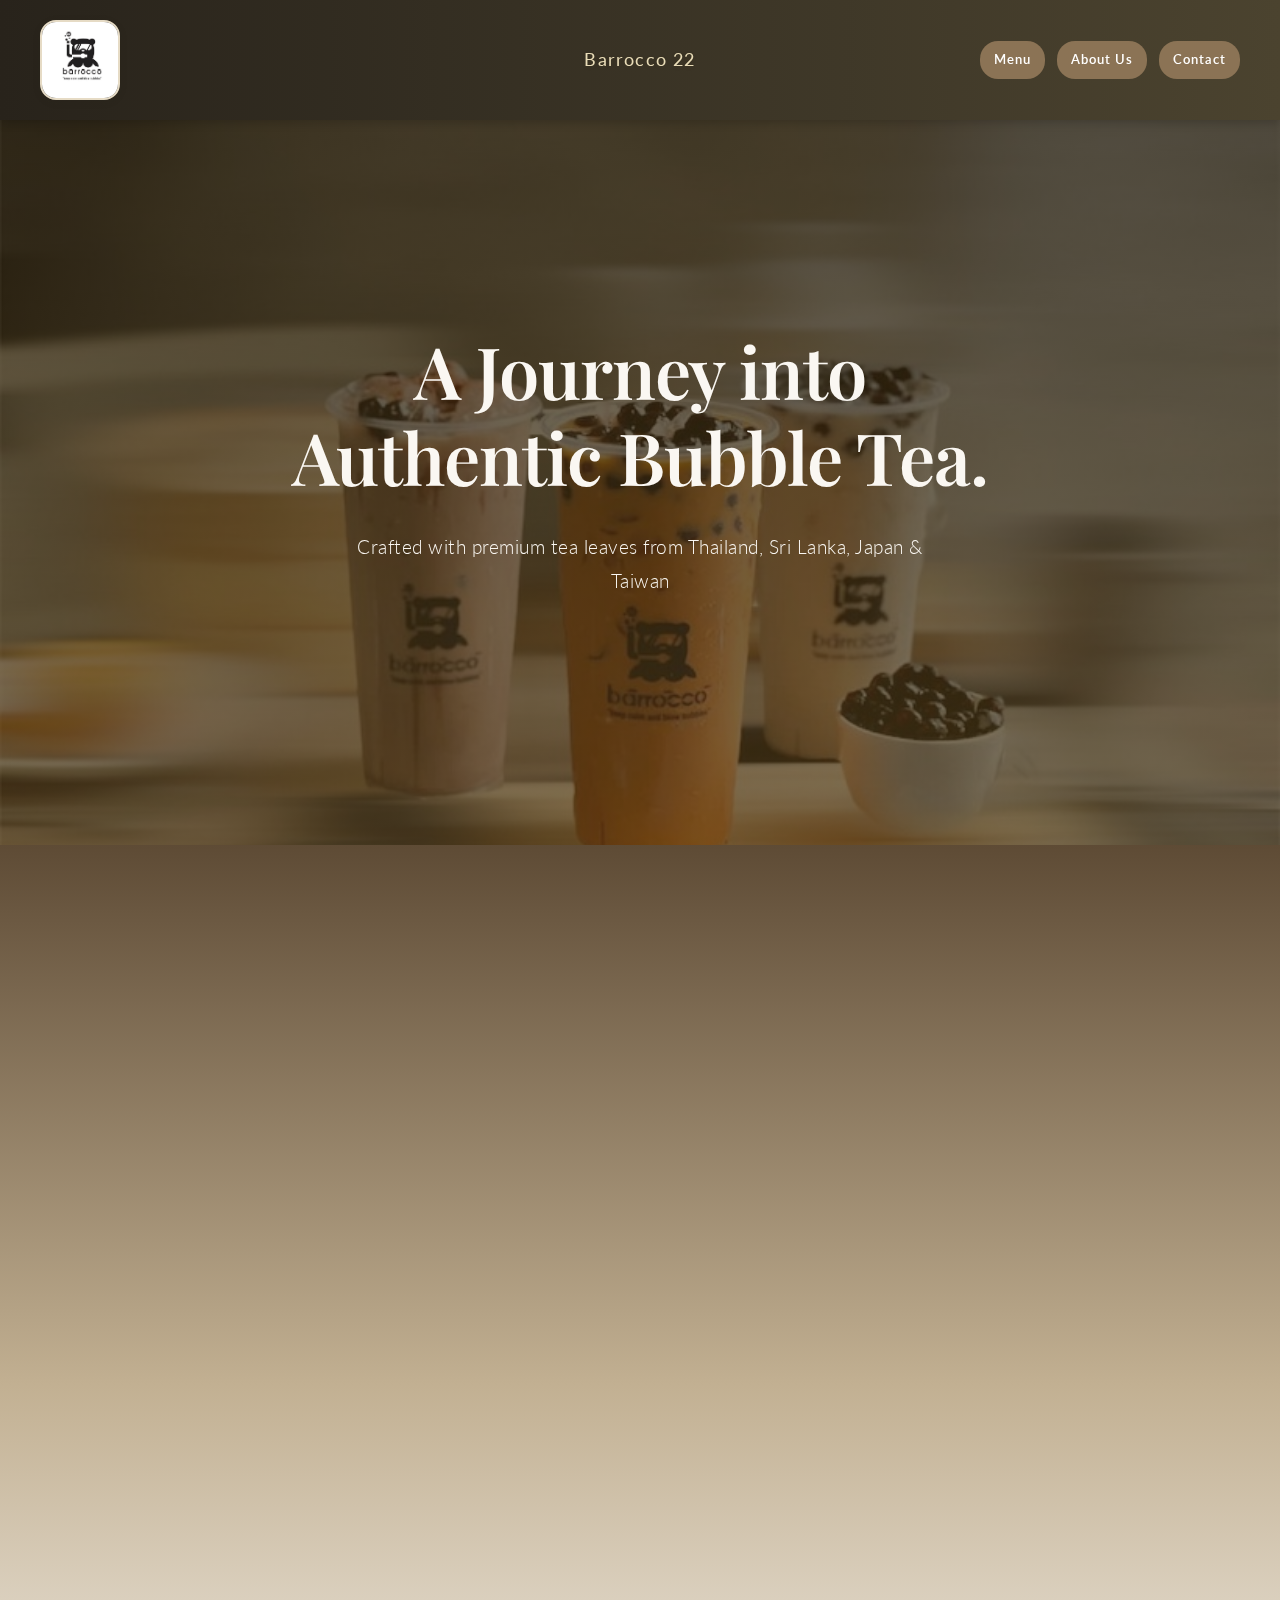
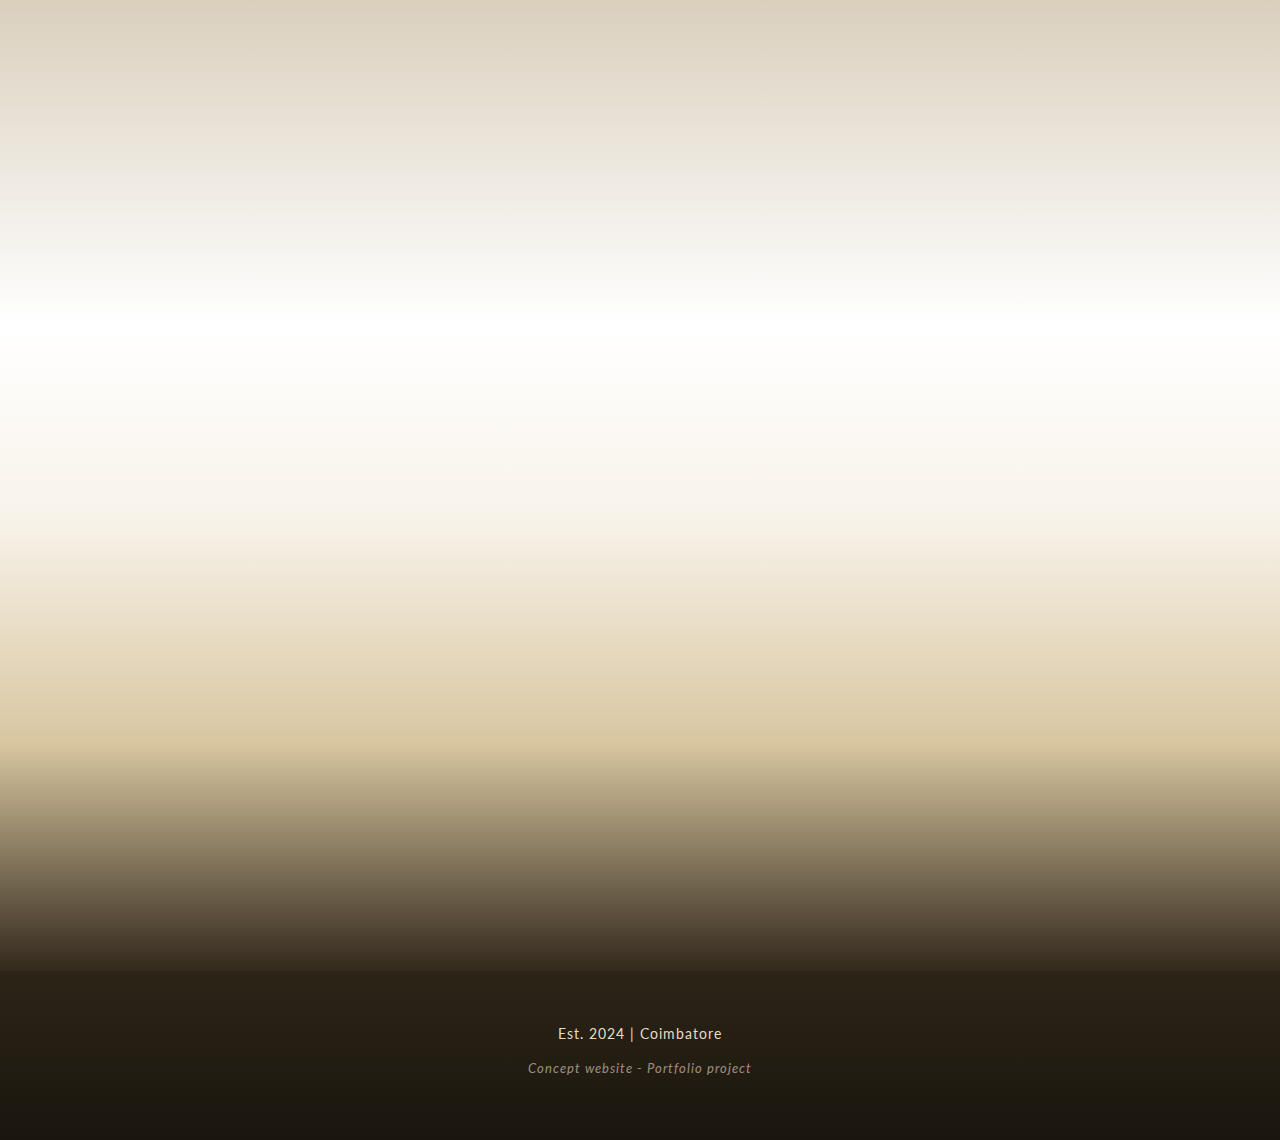
<file: index.html>
<!DOCTYPE html>
<html lang="en">

<head>
    <meta charset="UTF-8">
    <meta name="viewport" content="width=device-width, initial-scale=1.0">
    <title>Barrocco 22 - Authentic Thailand Bubble Tea | Coimbatore</title>
    <link rel="stylesheet" href="style.css">
    <link rel="preconnect" href="https://fonts.googleapis.com">
    <link rel="preconnect" href="https://fonts.gstatic.com" crossorigin>
    <link
        href="https://fonts.googleapis.com/css2?family=Playfair+Display:wght@400;600;700&family=Lato:wght@300;400;700&display=swap"
        rel="stylesheet">
</head>

<body>
    <!-- Navigation -->
    <nav class="navbar">
        <div class="nav-container">
            <div class="logo">
                <img src="assets/barrocco-logo.png" alt="Barrocco 22 Logo">
            </div>
            <div class="tagline">Barrocco 22</div>
            <div class="nav-actions">
                <a href="menu/menu.html" class="nav-contact nav-menu">Menu</a>
                <a href="about/about.html" class="nav-contact nav-about">About Us</a>
                <a href="#contact" class="nav-contact">Contact</a>
            </div>
        </div>
    </nav>

    <!-- Hero Section -->
    <section class="hero">
        <div class="hero-content fade-in">
            <h1>A Journey into<br>Authentic Bubble Tea.</h1>
            <p>Crafted with premium tea leaves from Thailand, Sri Lanka, Japan & Taiwan</p>
        </div>
    </section>

    <!-- Menu Teaser Section -->
    <section class="teaser-section bg-light">
        <div class="teaser-container fade-in">
            <div class="teaser-content">
                <h2>Discover Our Flavors</h2>
                <p>From our signature milk teas to refreshing fruit blends, explore our wide range of authentic bubble
                    teas crafted with premium ingredients.</p>
                <a href="menu/menu.html" class="btn-primary">View Full Menu</a>
            </div>
            <div class="teaser-image">
                <img src="assets/menu-teaser.png" alt="Barrocco 22 - Interior Bookshelf and Tables"
                    class="menu-teaser-img" />
            </div>
        </div>
    </section>

    <!-- About Teaser Section -->
    <section class="teaser-section">
        <div class="teaser-container fade-in">
            <div class="teaser-image">
                <img src="assets/barrocco-race-course-coimbatore-coffee-shops.png"
                    alt="Barrocco 22 - Race Course Coimbatore" class="story-teaser-img" />
            </div>
            <div class="teaser-content">
                <h2>The Barrocco Story</h2>
                <p>A journey of authentic taste, bringing the finest tea leaves from across Asia to the heart of
                    Coimbatore.</p>
                <a href="about/about.html" class="btn-primary">Read Our Story</a>
            </div>
        </div>
    </section>

    <!-- Location Section -->
    <section class="location" id="contact">
        <div class="location-container fade-in">
            <div class="location-details">
                <h2>Visit Us</h2>
                <div class="detail-block">
                    <h4>Address</h4>
                    <p>1st Floor, 32B, Race Course Road<br>
                        Opposite Collector's Bungalow<br>
                        Coimbatore, Tamil Nadu 641018</p>
                </div>
                <div class="detail-block">
                    <h4>Hours</h4>
                    <p>Daily: 12:00 PM - 11:00 PM</p>
                </div>
                <div class="detail-block">
                    <h4>Contact</h4>
                    <p><a href="tel:8248582159">+91 82485 82159</a></p>
                    <p><a href="https://wa.me/918248582159">WhatsApp</a></p>
                </div>
                <div class="detail-block">
                    <h4>Connect</h4>
                    <p><a href="https://instagram.com/barrocco22.coimbatore" target="_blank"
                            rel="noopener noreferrer">Instagram</a></p>
                </div>
            </div>
            <div class="location-cta">
                <a href="https://maps.google.com/?q=32B,Race+Course+Road,Coimbatore" class="btn-direction">Get
                    Directions</a>
            </div>
        </div>
    </section>

    <!-- Footer -->
    <footer>
        <p>Est. 2024 | Coimbatore</p>
        <p class="footer-note">Concept website - Portfolio project</p>
    </footer>
    <script src="script.js"></script>
</body>

</html>
</file>
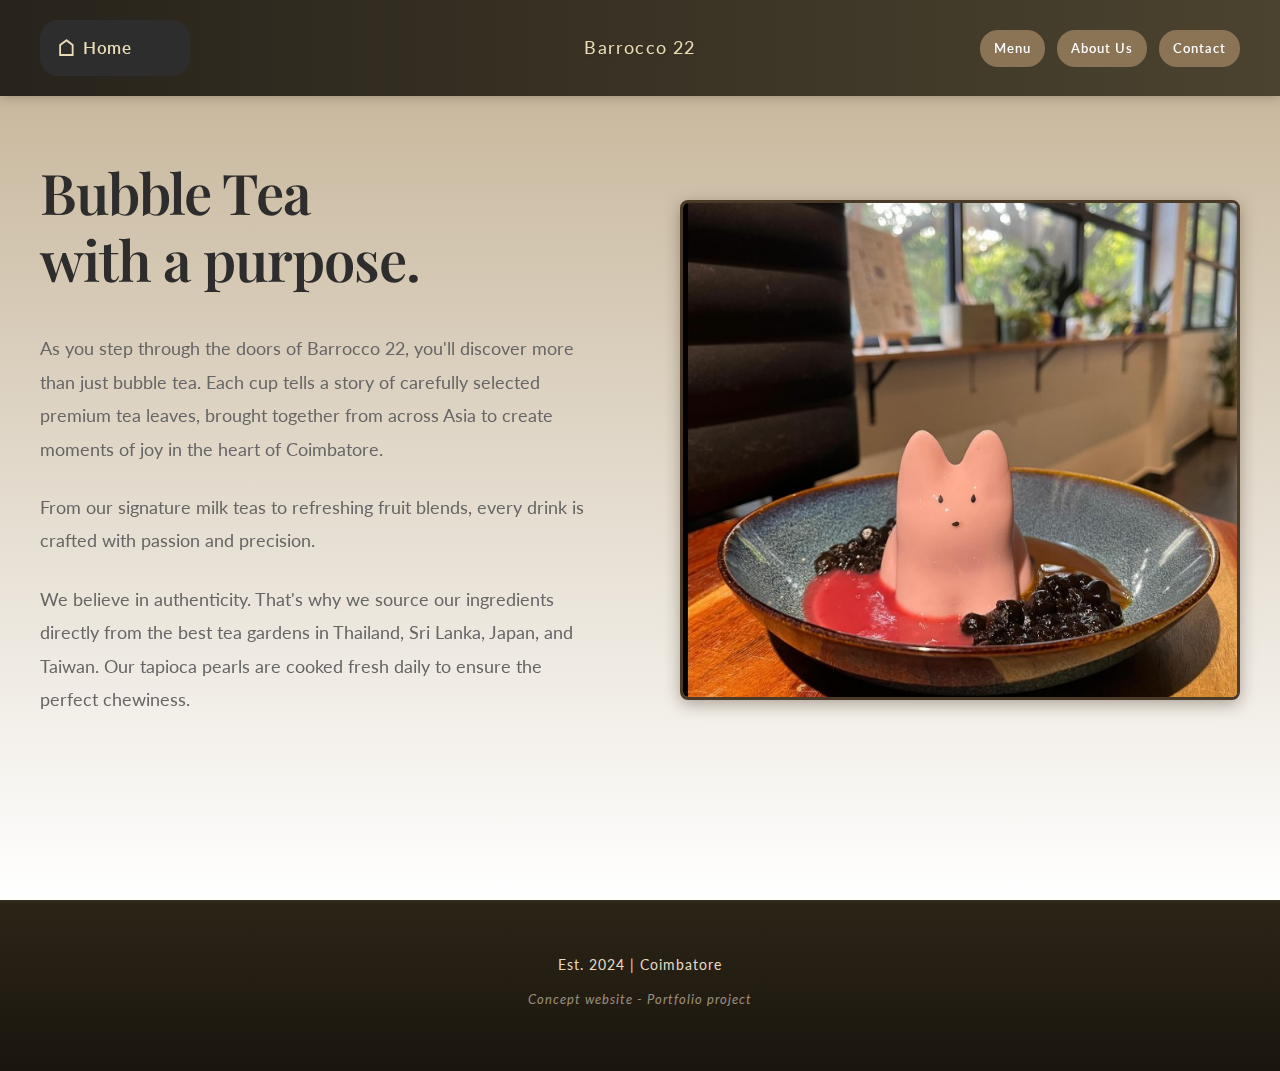
<file: about/about.html>
<!DOCTYPE html>
<html lang="en">

<head>
    <meta charset="UTF-8">
    <meta name="viewport" content="width=device-width, initial-scale=1.0">
    <title>About Us - Barrocco 22</title>
    <link rel="stylesheet" href="../style.css">
    <link rel="stylesheet" href="about.css">
    <link rel="preconnect" href="https://fonts.googleapis.com">
    <link rel="preconnect" href="https://fonts.gstatic.com" crossorigin>
    <link
        href="https://fonts.googleapis.com/css2?family=Playfair+Display:wght@400;600;700&family=Lato:wght@300;400;700&display=swap"
        rel="stylesheet">
</head>

<body>
    <!-- Navigation -->
    <nav class="navbar">
        <div class="nav-container">
            <a href="../index.html" class="nav-home-btn" style="text-decoration: none;">
                <span style="font-size:1.4rem;vertical-align:middle;">&#8962;</span> <span
                    class="nav-home-text">Home</span>
            </a>
            <div class="tagline">Barrocco 22</div>
            <div class="nav-actions">
                <a href="../menu/menu.html" class="nav-contact nav-menu">Menu</a>
                <a href="about.html" class="nav-contact nav-about">About Us</a>
                <a href="../index.html#contact" class="nav-contact">Contact</a>
            </div>
        </div>
    </nav>

    <!-- Story Section -->
    <section class="story-page">
        <div class="story-container fade-in">
            <div class="story-text">
                <h2>Bubble Tea<br>with a purpose.</h2>
                <p>As you step through the doors of Barrocco 22, you'll discover more than just bubble tea. Each cup
                    tells a story of carefully selected premium tea leaves, brought together from across Asia to create
                    moments of joy in the heart of Coimbatore.</p>
                <p>From our signature milk teas to refreshing fruit blends, every drink is crafted with passion and
                    precision.</p>
                <p>We believe in authenticity. That's why we source our ingredients directly from the best tea gardens
                    in Thailand, Sri Lanka, Japan, and Taiwan. Our tapioca pearls are cooked fresh daily to ensure the
                    perfect chewiness.</p>
            </div>
            <div class="story-image">
                <img src="../assets/dubbi.jpg" alt="Signature Barrocco dessert with bubble tea pearls"
                    class="about-dessert-img">
            </div>
        </div>
    </section>

    <!-- Footer -->
    <footer>
        <p>Est. 2024 | Coimbatore</p>
        <p class="footer-note">Concept website - Portfolio project</p>
    </footer>
    <script src="../script.js"></script>
</body>

</html>
</file>
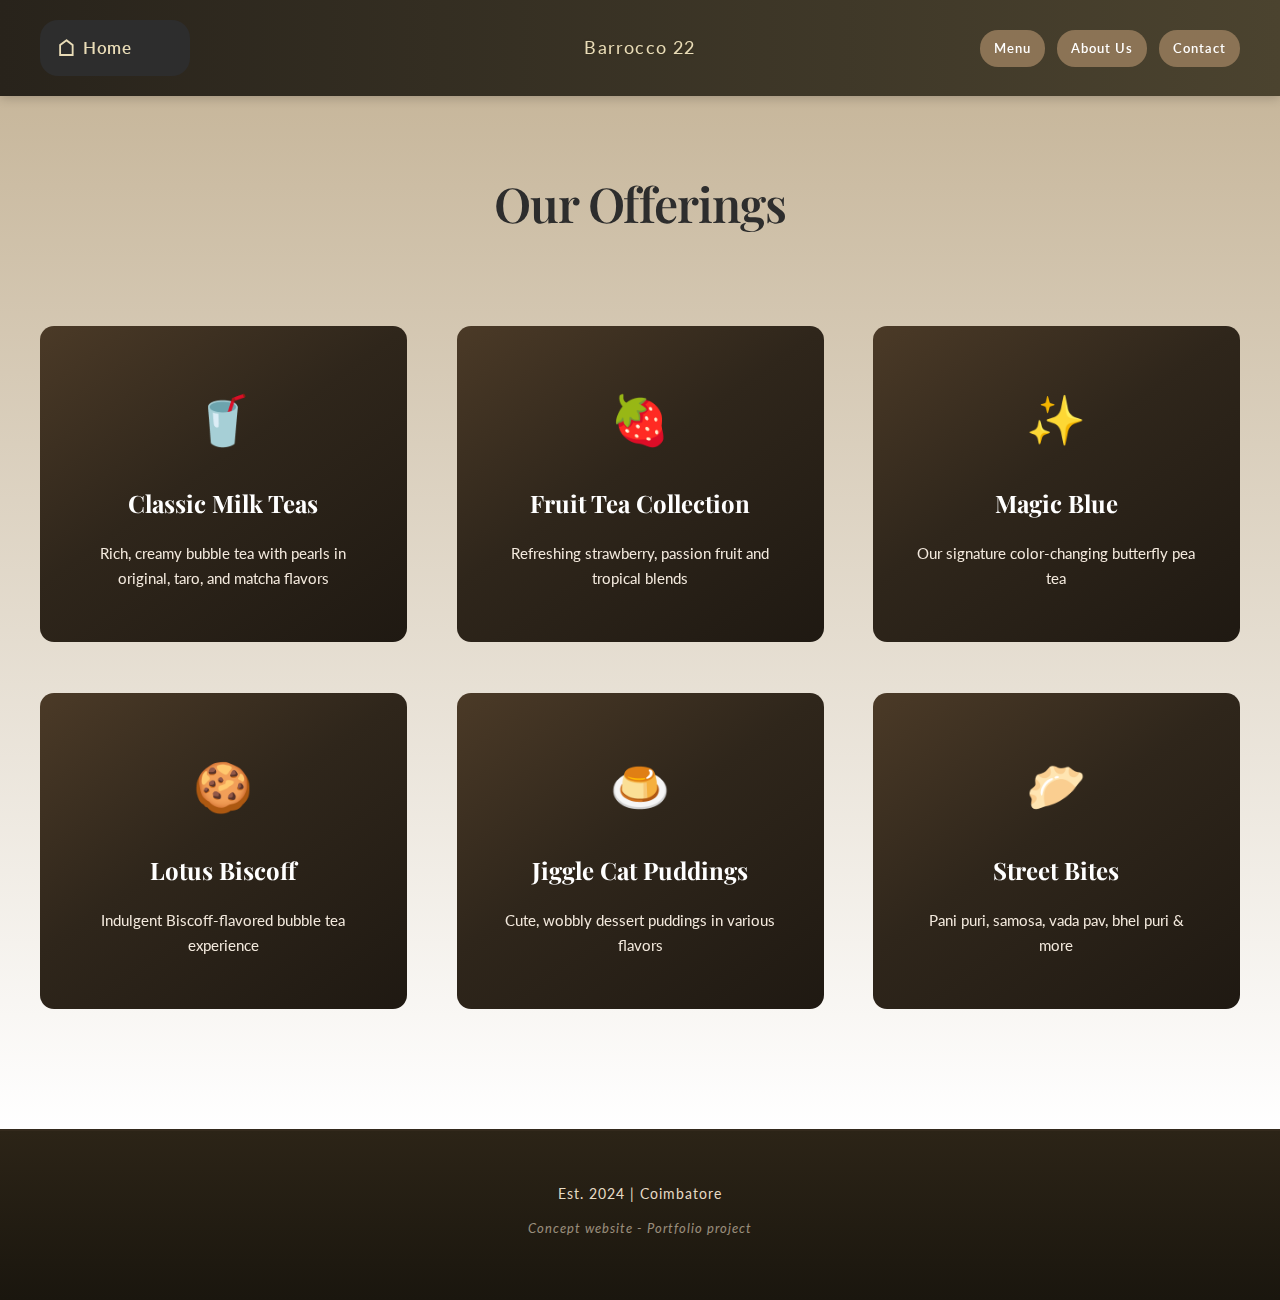
<file: menu/menu.html>
<!DOCTYPE html>
<html lang="en">

<head>
    <meta charset="UTF-8">
    <meta name="viewport" content="width=device-width, initial-scale=1.0">
    <title>Menu - Barrocco 22</title>
    <link rel="stylesheet" href="../style.css">
    <link rel="stylesheet" href="menu.css">
    <link rel="preconnect" href="https://fonts.googleapis.com">
    <link rel="preconnect" href="https://fonts.gstatic.com" crossorigin>
    <link
        href="https://fonts.googleapis.com/css2?family=Playfair+Display:wght@400;600;700&family=Lato:wght@300;400;700&display=swap"
        rel="stylesheet">
</head>

<body>
    <!-- Navigation -->
    <nav class="navbar">
        <div class="nav-container">
            <a href="../index.html" class="nav-home-btn" style="text-decoration: none;">
                <span style="font-size:1.4rem;vertical-align:middle;">&#8962;</span> <span
                    class="nav-home-text">Home</span>
            </a>
            <div class="tagline">Barrocco 22</div>
            <div class="nav-actions">
                <a href="menu.html" class="nav-contact nav-menu">Menu</a>
                <a href="../about/about.html" class="nav-contact nav-about">About Us</a>
                <a href="../index.html#contact" class="nav-contact">Contact</a>
            </div>
        </div>
    </nav>

    <!-- Menu Section -->
    <section class="menu-page">
        <h2 class="fade-in-down">Our Offerings</h2>
        <div class="menu-grid">
            <div class="menu-card fade-in">
                <div class="menu-icon">🥤</div>
                <h3>Classic Milk Teas</h3>
                <p>Rich, creamy bubble tea with pearls in original, taro, and matcha flavors</p>
            </div>
            <div class="menu-card fade-in">
                <div class="menu-icon">🍓</div>
                <h3>Fruit Tea Collection</h3>
                <p>Refreshing strawberry, passion fruit and tropical blends</p>
            </div>
            <div class="menu-card fade-in">
                <div class="menu-icon">✨</div>
                <h3>Magic Blue</h3>
                <p>Our signature color-changing butterfly pea tea</p>
            </div>
            <div class="menu-card fade-in">
                <div class="menu-icon">🍪</div>
                <h3>Lotus Biscoff</h3>
                <p>Indulgent Biscoff-flavored bubble tea experience</p>
            </div>
            <div class="menu-card fade-in">
                <div class="menu-icon">🍮</div>
                <h3>Jiggle Cat Puddings</h3>
                <p>Cute, wobbly dessert puddings in various flavors</p>
            </div>
            <div class="menu-card fade-in">
                <div class="menu-icon">🥟</div>
                <h3>Street Bites</h3>
                <p>Pani puri, samosa, vada pav, bhel puri & more</p>
            </div>
        </div>
    </section>

    <!-- Footer -->
    <footer>
        <p>Est. 2024 | Coimbatore</p>
        <p class="footer-note">Concept website - Portfolio project</p>
    </footer>
    <script src="../script.js"></script>
</body>

</html>
</file>
<file: style.css>
* {
    margin: 0;
    padding: 0;
    box-sizing: border-box;
}

:root {
    --primary-color: #2d2d2d;
    --accent-color: #8b7355;
    --light-bg: #f9f7f4;
    --white: #ffffff;
    --text-gray: #666666;
}

body {
    font-family: 'Lato', sans-serif;
    line-height: 1.8;
    color: var(--primary-color);
    background: var(--white);
}

h1,
h2,
h4 {
    font-family: 'Playfair Display', serif;
    font-weight: 600;
}

/* Navigation */
.navbar {
    position: fixed;
    top: 0;
    width: 100%;
    background: linear-gradient(90deg, #28231B 0%, #4b432f 100%);
    padding: 20px 0;
    box-shadow: 0 2px 10px rgba(0, 0, 0, 0.2);
    z-index: 1000;
}

.nav-container {
    max-width: 1400px;
    margin: 0 auto;
    padding: 0 40px;
    display: grid;
    grid-template-columns: 1fr 2fr 1fr;
    align-items: center;
}

.logo {
    display: flex;
    align-items: center;
}

.logo img {
    height: 80px;
    width: auto;
    border-radius: 16px;
    box-shadow: 0 2px 8px rgba(44, 36, 25, 0.08);
    border: 2px solid #e6dbc5;
}

.tagline {
    justify-self: center;
    text-align: center;
    font-size: 1.1rem;
    letter-spacing: 1.2px;
    font-weight: 400;
    color: #e9dcb7;
    text-shadow: 0 1px 4px rgba(68, 54, 23, 0.10);
}

.nav-contact {
    background: var(--accent-color);
    color: var(--white);
    padding: 7px 14px;
    text-decoration: none;
    font-size: 0.81rem;
    letter-spacing: 1px;
    transition: background 0.3s ease;
    border-radius: 18px;
    font-weight: 600;
}

.nav-contact:hover {
    background: var(--white);
    color: var(--primary-color);
}

.nav-actions {
    justify-self: end;
    display: flex;
    gap: 12px;
}

.nav-menu {
    margin-right: 0;
}

.nav-home-btn {
    display: inline-flex;
    align-items: center;
    background: var(--primary-color);
    color: #e9dcb7;
    padding: 8px 18px;
    border-radius: 18px;
    font-size: 1.05rem;
    font-weight: 600;
    transition: background 0.3s, color 0.3s;
    margin-right: 10px;
    width: auto;
    min-width: unset;
    max-width: 150px;
    box-sizing: border-box;
}

.nav-home-btn:hover {
    background: var(--accent-color);
    color: #fff;
    text-decoration: none;
}

.nav-home-text {
    margin-left: 8px;
    letter-spacing: 0.5px;
}

/* Hero Section */
.hero {
    margin-top: 80px;
    min-height: 85vh;
    background: url('assets/hero-bg.jpg');
    background-size: cover;
    background-position: center;
    display: flex;
    align-items: center;
    justify-content: center;
    position: relative;
    text-align: center;
}

.hero::before {
    content: '';
    position: absolute;
    top: 0;
    left: 0;
    right: 0;
    bottom: 0;
    background: linear-gradient(rgba(40, 30, 10, 0.75), rgba(75, 56, 20, 0.7));
    z-index: 1;
}

.hero-content {
    position: relative;
    z-index: 2;
    color: #faf7f2;
}

.hero-content h1,
.hero-content p {
    color: #faf7f2;
}

.hero-content h1 {
    font-size: 4.5rem;
    font-weight: 600;
    line-height: 1.2;
    margin-bottom: 30px;
    letter-spacing: -1px;
}

.hero-content p {
    font-size: 1.2rem;
    font-weight: 300;
    letter-spacing: 0.5px;
    max-width: 600px;
    margin: 0 auto;
}

/* Location Section */
.location {
    padding: 60px 40px 120px 40px;
    background: linear-gradient(to bottom, #fff 0%, #f8f3ea 30%, #d8c6a0 65%, #342a1d 100%);
    margin-top: 0;
}

.location-container {
    max-width: 1400px;
    margin: 0 auto;
}

.location-details {
    display: grid;
    grid-template-columns: repeat(4, 1fr);
    gap: 60px;
    margin-bottom: 60px;
}

.location-details h2 {
    font-size: 3rem;
    grid-column: 1 / -1;
    margin-bottom: 20px;
    letter-spacing: -1px;
    position: relative;
    text-align: center;
}

.location-details h2::before {
    content: "";
    display: block;
    margin: 0 auto 23px auto;
    width: 180px;
    height: 6px;
    border-top: 3px double #322417;
    border-bottom: 3px double #8b7355;
    border-radius: 3px;
    background: none;
}

.detail-block h4 {
    font-size: 0.85rem;
    text-transform: uppercase;
    letter-spacing: 2px;
    margin-bottom: 15px;
    color: var(--accent-color);
    font-family: 'Lato', sans-serif;
    font-weight: 700;
    background: rgba(255, 255, 255, 0.85);
    padding: 6px 14px;
    border-radius: 999px;
    display: inline-block;
}

.detail-block p {
    font-size: 1rem;
    color: var(--text-gray);
    line-height: 1.8;
}

.detail-block a {
    color: var(--primary-color);
    text-decoration: none;
    transition: color 0.3s ease;
}

.detail-block a:hover {
    color: var(--accent-color);
}

.location-cta {
    text-align: center;
}

.btn-direction {
    display: inline-block;
    background: var(--primary-color);
    color: var(--white);
    padding: 18px 60px;
    text-decoration: none;
    font-size: 1rem;
    letter-spacing: 1px;
    transition: background 0.3s ease;
}

.btn-direction:hover {
    background: var(--accent-color);
}

/* Footer */
footer {
    background: linear-gradient(to bottom, #2c2417 0%, #1a160e 100%);
    color: #e7dbc4;
    text-align: center;
    padding: 50px 40px;
    border-top: 2px solid #342a1d;
}

footer p {
    font-size: 0.9rem;
    margin-bottom: 10px;
    letter-spacing: 1px;
}

.footer-note {
    font-size: 0.8rem;
    opacity: 0.6;
    font-style: italic;
}

/* Responsive Design */
@media (max-width: 1024px) {
    .location-details {
        max-width: 1400px;
        margin: 0 auto;
        display: grid;
        grid-template-columns: 1fr 1fr;
        gap: 80px;
        align-items: center;
    }

    .nav-container {
        grid-template-columns: 1fr 2fr 1.2fr;
        padding: 0 15px;
    }

    .nav-actions {
        gap: 12px;
    }
}

@media (max-width: 768px) {
    .nav-container {
        grid-template-columns: auto 1fr auto;
        grid-template-rows: 1fr;
        align-items: center;
        padding: 0 3vw;
        gap: 8px;
    }

    .logo img {
        height: 50px;
    }

    .nav-home-btn {
        padding: 6px 12px;
        font-size: 0.75rem;
        margin-right: 0;
    }

    .nav-home-text {
        margin-left: 4px;
    }

    .tagline {
        font-size: 0.85rem;
        padding: 0;
        text-align: center;
    }

    .nav-actions {
        flex-direction: row;
        align-items: center;
        gap: 6px;
        width: auto;
        flex-wrap: wrap;
        justify-content: flex-end;
    }

    .nav-contact {
        width: auto;
        font-size: 0.72rem;
        padding: 6px 10px;
        margin: 0;
    }

    .hero-content h1 {
        font-size: 2rem;
        margin-bottom: 10px;
    }

    .hero-content p {
        font-size: 1rem;
        padding: 0 6vw;
    }

    .hero {
        min-height: 55vh;
        padding: 30px 0 0 0;
    }

    .teaser-section,
    .location,
    .story-page,
    .menu-page {
        padding: 38px 5vw 30px 5vw;
    }

    .teaser-container,
    .story-container,
    .location-container,
    .menu-grid {
        grid-template-columns: 1fr !important;
        gap: 30px !important;
        padding: 0 0 !important;
    }

    .teaser-image,
    .story-image {
        height: 220px;
    }

    .teaser-content h2,
    .story-text h2,
    .menu-page h2,
    .location-details h2 {
        font-size: 1.44rem;
    }

    .teaser-content p,
    .story-text p,
    .location-details p {
        font-size: 0.95rem;
    }

    .btn-primary,
    .btn-direction {
        padding: 8px 20px;
        font-size: 0.82rem;
        width: auto;
        margin: 0 auto;
        display: inline-block;
    }

    .location-details {
        grid-template-columns: 1fr !important;
        gap: 28px !important;
    }

    footer {
        padding: 28px 5vw 12px 5vw;
        font-size: 0.95rem;
    }
}

/* Teaser Sections */
.teaser-section {
    padding: 100px 40px 40px 40px;
    background: linear-gradient(to bottom, #c2b092 0%, #ffffff 100%);
}

.teaser-section.bg-light {
    background: linear-gradient(to bottom, #5e4b35 0%, #c2b092 100%);
}

.teaser-section.bg-light h2,
.teaser-section.bg-light p {
    color: var(--white);
}

.teaser-section.bg-light .btn-primary {
    background: var(--white);
    color: #5e4b35;
}

.teaser-section.bg-light .btn-primary:hover {
    background: #2d2d2d;
    color: var(--white);
}

.teaser-container {
    max-width: 1200px;
    margin: 0 auto;
    display: grid;
    grid-template-columns: 1fr 1fr;
    gap: 60px;
    align-items: center;
    margin-bottom: 0;
}

.teaser-content {
    text-align: left;
}

.teaser-image {
    width: 100%;
    height: 400px;
    background: #eee;
    border-radius: 8px;
    overflow: hidden;
    display: flex;
    justify-content: center;
    align-items: center;
}

.menu-teaser-img {
    width: 100%;
    height: 100%;
    object-fit: cover;
    border-radius: 8px;
    display: block;
    border: 3px solid #d4c4a8;
    box-shadow: 0 4px 16px rgba(94, 75, 53, 0.35), 0 0 0 1px rgba(194, 176, 146, 0.5);
}

.story-teaser-img {
    width: 100%;
    height: 100%;
    object-fit: cover;
    border-radius: 8px;
    display: block;
    border: 3px solid #8b7355;
    box-shadow: 0 4px 16px rgba(94, 75, 53, 0.4), 0 0 0 1px rgba(139, 115, 85, 0.6);
}

.img-placeholder {
    width: 100%;
    height: 100%;
    display: flex;
    align-items: center;
    justify-content: center;
    color: #999;
}

.teaser-content h2 {
    font-size: 2.5rem;
    margin-bottom: 20px;
    color: var(--primary-color);
    font-family: 'Playfair Display', serif;
}

.teaser-section.bg-light h2 {
    color: var(--white);
}

.teaser-content p {
    font-size: 1.1rem;
    color: var(--text-gray);
    margin-bottom: 30px;
    line-height: 1.8;
}

.teaser-section.bg-light p {
    color: var(--white);
}

.btn-primary {
    display: inline-block;
    background: var(--primary-color);
    color: var(--white);
    padding: 15px 40px;
    text-decoration: none;
    font-size: 1rem;
    letter-spacing: 1px;
    transition: background 0.3s ease;
}

.btn-primary:hover {
    background: var(--accent-color);
}

.btn-primary,
.btn-direction {
    border-radius: 2rem;
}

.teaser-content .btn-primary {
    display: inline-block;
    margin-left: auto;
    margin-right: auto;
    text-align: center;
    padding-left: 2.1em;
    padding-right: 2.1em;
    min-width: 0;
    width: auto;
}

@media (max-width: 768px) {
    .teaser-container {
        grid-template-columns: 1fr;
        text-align: center;
    }

    .teaser-content {
        text-align: center;
    }
}

/* Animation Utilities */
.fade-in {
    opacity: 0;
    transform: translateY(30px);
    transition: opacity 0.8s ease-out, transform 0.8s ease-out;
    will-change: opacity, transform;
}

.fade-in.visible {
    opacity: 1;
    transform: translateY(0);
}
.fade-in-down {
    opacity: 0;
    transform: translateY(-30px);
    transition: opacity 0.8s ease-out, transform 0.8s ease-out;
    will-change: opacity, transform;
}

.fade-in-down.visible {
    opacity: 1;
    transform: translateY(0);
}
</file>
<file: about/about.css>
.story-page {
    padding: 120px 40px;
    background: linear-gradient(to bottom, #c2b092 0%, #ffffff 100%);
    min-height: 100vh;
    display: flex;
    align-items: center;
}

.story-container {
    max-width: 1400px;
    margin: 0 auto;
    display: grid;
    grid-template-columns: 1fr 1fr;
    gap: 80px;
    align-items: center;
}

.story-text h2 {
    font-size: 3.5rem;
    line-height: 1.2;
    margin-bottom: 40px;
    color: var(--primary-color);
    letter-spacing: -1px;
}

.story-text p {
    font-size: 1.1rem;
    color: var(--text-gray);
    margin-bottom: 25px;
    line-height: 1.9;
}

.story-image {
    width: 100%;
    height: 500px;
    display: flex;
    align-items: center;
    justify-content: center;
}

.image-placeholder {
    width: 100%;
    height: 500px;
    background: var(--light-bg);
    display: flex;
    align-items: center;
    justify-content: center;
    border-radius: 2px;
}

.image-placeholder span {
    font-size: 8rem;
    opacity: 0.3;
}

.about-dessert-img {
    width: 100%;
    height: 100%;
    object-fit: cover;
    object-position: center 50%;
    border-radius: 8px;
    border: 3px solid #4b3a27;
    box-shadow: 0 4px 16px rgba(64, 48, 30, 0.4);
    transform: scale(1);
    transform-origin: center;
}

@media (max-width: 1024px) {
    .story-container {
        grid-template-columns: 1fr;
        gap: 60px;
    }

    .story-page {
        padding: 110px 24px 60px 24px;
        min-height: auto;
        display: block;
    }

    .story-image {
        height: 380px;
    }
}

@media (max-width: 768px) {
    .story-page {
        padding: 110px 18px 50px 18px;
    }

    .story-text h2 {
        font-size: 2.2rem;
        text-align: center;
    }

    .story-text p {
        font-size: 1rem;
        text-align: center;
    }

    .story-image {
        height: 260px;
    }

    .story-container {
        gap: 36px;
    }
}

@media (max-width: 480px) {
    .story-page {
        padding: 100px 14px 40px 14px;
    }

    .story-text h2 {
        font-size: 1.9rem;
    }
}
</file>
<file: menu/menu.css>
.menu-page {
    padding: 120px 40px;
    background: linear-gradient(to bottom, #c2b092 0%, #ffffff 100%);
    min-height: 100vh;
}

.menu-page h2 {
    font-size: 3rem;
    text-align: center;
    margin-bottom: 80px;
    color: var(--primary-color);
    letter-spacing: -1px;
    margin-top: 40px;
}

.menu-grid {
    max-width: 1400px;
    margin: 0 auto;
    display: grid;
    grid-template-columns: repeat(3, 1fr);
    gap: 50px;
}

.menu-card {
    background: linear-gradient(145deg, #4b3a27 0%, #2f261b 45%, #1f1912 100%);
    padding: 50px 40px;
    text-align: center;
    transition: transform 0.3s ease, box-shadow 0.3s ease;
    border-radius: 14px;
}

.menu-card:hover {
    transform: translateY(-5px);
    box-shadow: 0 14px 40px rgba(64, 48, 30, 0.22);
}

.menu-icon {
    font-size: 3rem;
    margin-bottom: 20px;
}

.menu-card h3 {
    font-size: 1.5rem;
    margin-bottom: 15px;
    color: #ffffff;
    font-family: 'Playfair Display', serif;
}

.menu-card p {
    font-size: 0.95rem;
    color: #f3e9dd;
    line-height: 1.7;
}

@media (max-width: 1024px) {
    .menu-grid {
        grid-template-columns: repeat(2, 1fr);
    }
}

@media (max-width: 768px) {
    .menu-grid {
        grid-template-columns: 1fr;
        gap: 30px;
    }

    .menu-page h2 {
        font-size: 2.2rem;
    }
}
</file>
